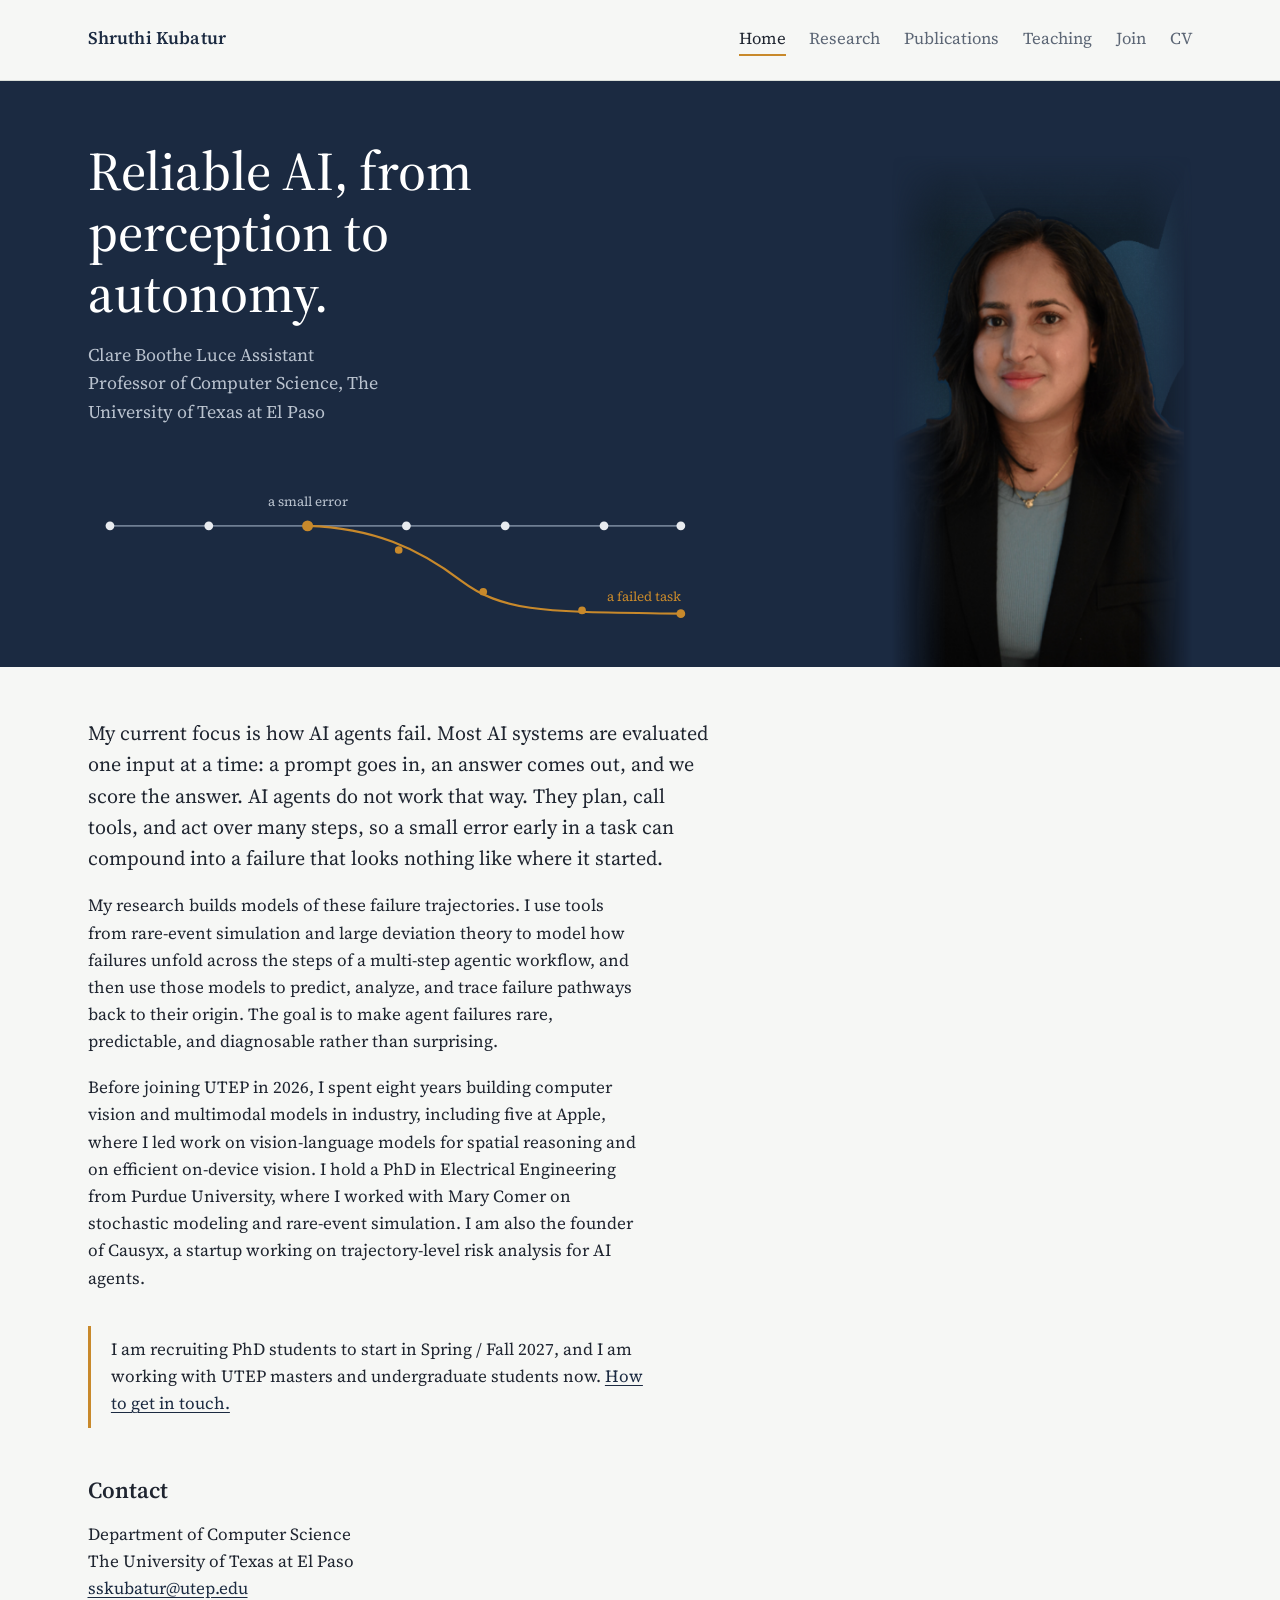
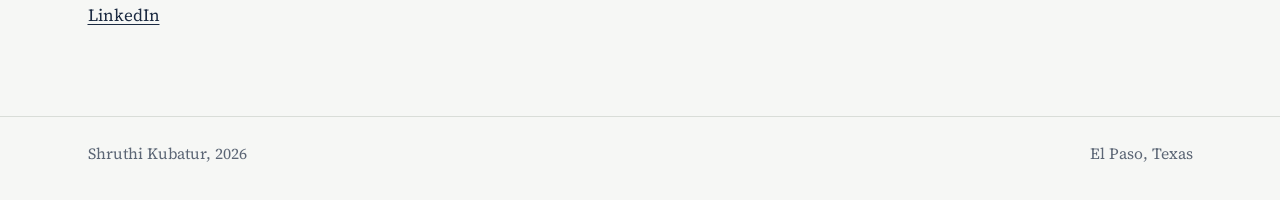
<file: index.html>
<!DOCTYPE html>
<html lang="en">
<head>
<meta charset="utf-8">
<meta name="viewport" content="width=device-width, initial-scale=1">
<title>Shruthi Kubatur</title>
<meta name="description" content="Shruthi Kubatur is an Assistant Professor of Computer Science at UTEP. She studies how AI agents fail.">
<link rel="preconnect" href="https://fonts.googleapis.com">
<link href="https://fonts.googleapis.com/css2?family=Source+Serif+4:opsz,wght@8..60,400;8..60,500;8..60,600&display=swap" rel="stylesheet">
<link rel="stylesheet" href="style.css">
</head>
<body>

<header>
  <div class="wrap">
    <a class="brand" href="index.html">Shruthi Kubatur</a>
    <nav>
      <a href="index.html" aria-current="page">Home</a>
      <a href="research.html">Research</a>
      <a href="publications.html">Publications</a>
      <a href="teaching.html">Teaching</a>
      <a href="join.html">Join</a>
      <a href="assets/cv.pdf">CV</a>
    </nav>
  </div>
</header>

<section class="hero">
  <div class="wrap">
    <div>
      <h1>Reliable AI, from perception to autonomy.</h1>
      <p class="role">Clare Boothe Luce Assistant Professor of Computer Science, The University of Texas at El Paso</p>
      <svg class="trajectory" viewBox="0 0 560 150" role="img" aria-label="A sequence of agent steps along a line, with one step branching off into a diverging path">
        <!-- main trajectory -->
        <path d="M20 60 L540 60" stroke="#6F7E93" stroke-width="1.5" fill="none"/>
        <g fill="#E8EBEF">
          <circle cx="20" cy="60" r="4"/>
          <circle cx="110" cy="60" r="4"/>
          <circle cx="200" cy="60" r="4"/>
          <circle cx="290" cy="60" r="4"/>
          <circle cx="380" cy="60" r="4"/>
          <circle cx="470" cy="60" r="4"/>
          <circle cx="540" cy="60" r="4"/>
        </g>
        <!-- diverging failure branch -->
        <path class="branch" d="M200 60 C 260 62, 300 80, 340 110 S 420 138, 540 140" stroke="#C8892B" stroke-width="2" fill="none" stroke-linecap="round"/>
        <g fill="#C8892B">
          <circle cx="200" cy="60" r="5"/>
          <circle cx="283" cy="82" r="3.5"/>
          <circle cx="360" cy="120" r="3.5"/>
          <circle cx="450" cy="137" r="3.5"/>
          <circle cx="540" cy="140" r="4"/>
        </g>
        <text x="200" y="42" fill="#B9C2CE" font-size="12" font-family="inherit" text-anchor="middle">a small error</text>
        <text x="540" y="128" fill="#C8892B" font-size="12" font-family="inherit" text-anchor="end">a failed task</text>
      </svg>
    </div>
    <figure>
      <img src="assets/photo.png" alt="Shruthi Kubatur">
    </figure>
  </div>
</section>

<main>
  <div class="wrap">
    <p class="lede">My current focus is how AI agents fail. Most AI systems are evaluated one input at a time: a prompt goes in, an answer comes out, and we score the answer. AI agents do not work that way. They plan, call tools, and act over many steps, so a small error early in a task can compound into a failure that looks nothing like where it started.</p>

    <p>My research builds models of these failure trajectories. I use tools from rare-event simulation and large deviation theory to model how failures unfold across the steps of a multi-step agentic workflow, and then use those models to predict, analyze, and trace failure pathways back to their origin. The goal is to make agent failures rare, predictable, and diagnosable rather than surprising.</p>

    <p>Before joining UTEP in 2026, I spent eight years building computer vision and multimodal models in industry, including five at Apple, where I led work on vision-language models for spatial reasoning and on efficient on-device vision. I hold a PhD in Electrical Engineering from Purdue University, where I worked with Mary Comer on stochastic modeling and rare-event simulation. I am also the founder of Causyx, a startup working on trajectory-level risk analysis for AI agents.</p>

    <div class="note">
      <p>I am recruiting PhD students to start in Spring / Fall 2027, and I am working with UTEP masters and undergraduate students now. <a href="join.html">How to get in touch.</a></p>
    </div>

    <h2>Contact</h2>
    <p>Department of Computer Science<br>The University of Texas at El Paso<br><a href="mailto:sskubatur@utep.edu">sskubatur@utep.edu</a><br><a href="https://www.linkedin.com/in/shruthi-kubatur">LinkedIn</a></p>
  </div>
</main>

<footer>
  <div class="wrap">
    <span>Shruthi Kubatur, 2026</span>
    <span>El Paso, Texas</span>
  </div>
</footer>

</body>
</html>
</file>
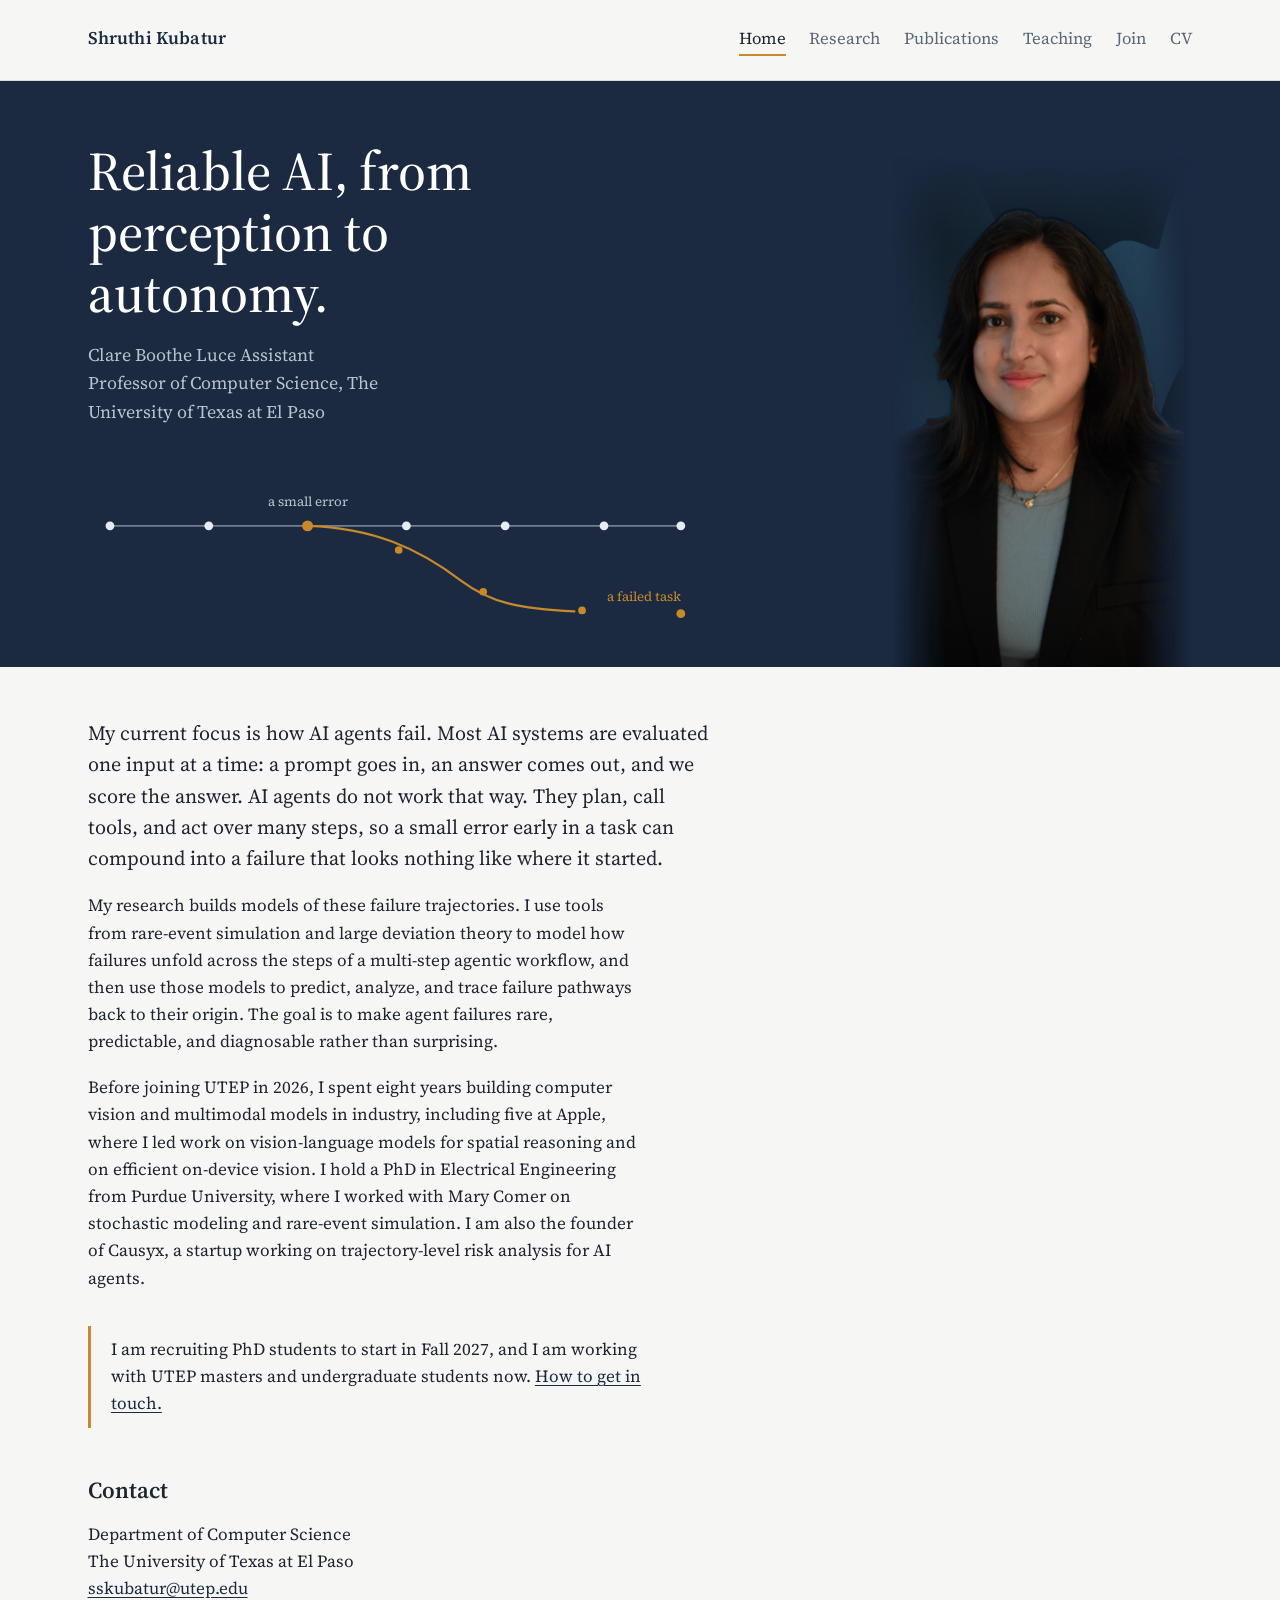
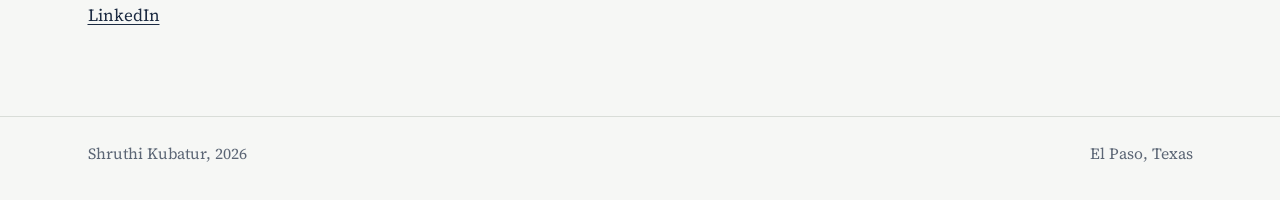
<file: faculty-site/index.html>
<!DOCTYPE html>
<html lang="en">
<head>
<meta charset="utf-8">
<meta name="viewport" content="width=device-width, initial-scale=1">
<title>Shruthi Kubatur</title>
<meta name="description" content="Shruthi Kubatur is an Assistant Professor of Computer Science at UTEP. She studies how AI agents fail.">
<link rel="preconnect" href="https://fonts.googleapis.com">
<link href="https://fonts.googleapis.com/css2?family=Source+Serif+4:opsz,wght@8..60,400;8..60,500;8..60,600&display=swap" rel="stylesheet">
<link rel="stylesheet" href="style.css">
</head>
<body>

<header>
  <div class="wrap">
    <a class="brand" href="index.html">Shruthi Kubatur</a>
    <nav>
      <a href="index.html" aria-current="page">Home</a>
      <a href="research.html">Research</a>
      <a href="publications.html">Publications</a>
      <a href="teaching.html">Teaching</a>
      <a href="join.html">Join</a>
      <a href="assets/cv.pdf">CV</a>
    </nav>
  </div>
</header>

<section class="hero">
  <div class="wrap">
    <div>
      <h1>Reliable AI, from perception to autonomy.</h1>
      <p class="role">Clare Boothe Luce Assistant Professor of Computer Science, The University of Texas at El Paso</p>
      <svg class="trajectory" viewBox="0 0 560 150" role="img" aria-label="A sequence of agent steps along a line, with one step branching off into a diverging path">
        <!-- main trajectory -->
        <path d="M20 60 L540 60" stroke="#6F7E93" stroke-width="1.5" fill="none"/>
        <g fill="#E8EBEF">
          <circle cx="20" cy="60" r="4"/>
          <circle cx="110" cy="60" r="4"/>
          <circle cx="200" cy="60" r="4"/>
          <circle cx="290" cy="60" r="4"/>
          <circle cx="380" cy="60" r="4"/>
          <circle cx="470" cy="60" r="4"/>
          <circle cx="540" cy="60" r="4"/>
        </g>
        <!-- diverging failure branch -->
        <path class="branch" d="M200 60 C 260 62, 300 80, 340 110 S 420 138, 540 140" stroke="#C8892B" stroke-width="2" fill="none" stroke-linecap="round"/>
        <g fill="#C8892B">
          <circle cx="200" cy="60" r="5"/>
          <circle cx="283" cy="82" r="3.5"/>
          <circle cx="360" cy="120" r="3.5"/>
          <circle cx="450" cy="137" r="3.5"/>
          <circle cx="540" cy="140" r="4"/>
        </g>
        <text x="200" y="42" fill="#B9C2CE" font-size="12" font-family="inherit" text-anchor="middle">a small error</text>
        <text x="540" y="128" fill="#C8892B" font-size="12" font-family="inherit" text-anchor="end">a failed task</text>
      </svg>
    </div>
    <figure>
      <img src="assets/photo.png" alt="Shruthi Kubatur">
    </figure>
  </div>
</section>

<main>
  <div class="wrap">
    <p class="lede">My current focus is how AI agents fail. Most AI systems are evaluated one input at a time: a prompt goes in, an answer comes out, and we score the answer. AI agents do not work that way. They plan, call tools, and act over many steps, so a small error early in a task can compound into a failure that looks nothing like where it started.</p>

    <p>My research builds models of these failure trajectories. I use tools from rare-event simulation and large deviation theory to model how failures unfold across the steps of a multi-step agentic workflow, and then use those models to predict, analyze, and trace failure pathways back to their origin. The goal is to make agent failures rare, predictable, and diagnosable rather than surprising.</p>

    <p>Before joining UTEP in 2026, I spent eight years building computer vision and multimodal models in industry, including five at Apple, where I led work on vision-language models for spatial reasoning and on efficient on-device vision. I hold a PhD in Electrical Engineering from Purdue University, where I worked with Mary Comer on stochastic modeling and rare-event simulation. I am also the founder of Causyx, a startup working on trajectory-level risk analysis for AI agents.</p>

    <div class="note">
      <p>I am recruiting PhD students to start in Fall 2027, and I am working with UTEP masters and undergraduate students now. <a href="join.html">How to get in touch.</a></p>
    </div>

    <h2>Contact</h2>
    <p>Department of Computer Science<br>The University of Texas at El Paso<br><a href="mailto:sskubatur@utep.edu">sskubatur@utep.edu</a><br><a href="https://www.linkedin.com/in/shruthi-kubatur">LinkedIn</a></p>
  </div>
</main>

<footer>
  <div class="wrap">
    <span>Shruthi Kubatur, 2026</span>
    <span>El Paso, Texas</span>
  </div>
</footer>

</body>
</html>
</file>
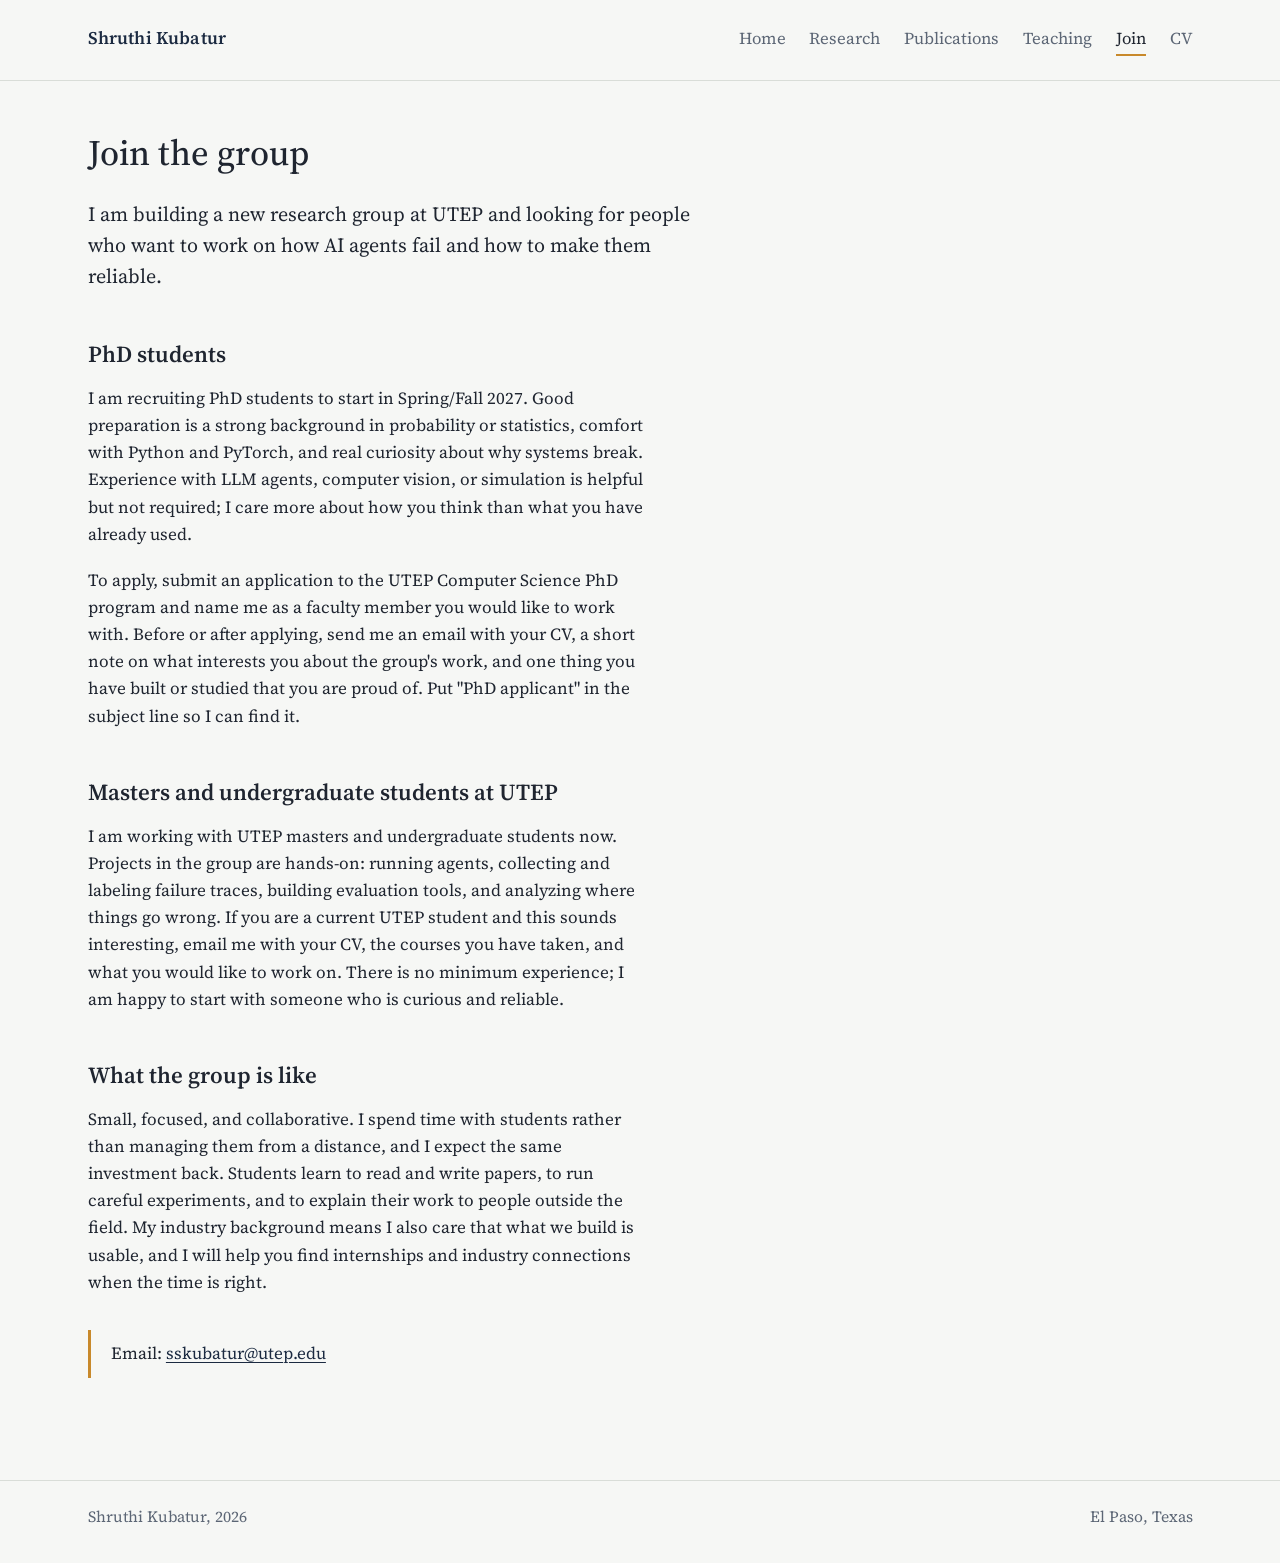
<file: join.html>
<!DOCTYPE html>
<html lang="en">
<head>
<meta charset="utf-8">
<meta name="viewport" content="width=device-width, initial-scale=1">
<title>Join | Shruthi Kubatur</title>
<link rel="preconnect" href="https://fonts.googleapis.com">
<link href="https://fonts.googleapis.com/css2?family=Source+Serif+4:opsz,wght@8..60,400;8..60,500;8..60,600&display=swap" rel="stylesheet">
<link rel="stylesheet" href="style.css">
</head>
<body>

<header>
  <div class="wrap">
    <a class="brand" href="index.html">Shruthi Kubatur</a>
    <nav>
      <a href="index.html">Home</a>
      <a href="research.html">Research</a>
      <a href="publications.html">Publications</a>
      <a href="teaching.html">Teaching</a>
      <a href="join.html" aria-current="page">Join</a>
      <a href="assets/cv.pdf">CV</a>
    </nav>
  </div>
</header>

<main>
  <div class="wrap">
    <h1>Join the group</h1>

    <p class="lede">I am building a new research group at UTEP and looking for people who want to work on how AI agents fail and how to make them reliable.</p>

    <h2>PhD students</h2>
    <p>I am recruiting PhD students to start in Spring/Fall 2027. Good preparation is a strong background in probability or statistics, comfort with Python and PyTorch, and real curiosity about why systems break. Experience with LLM agents, computer vision, or simulation is helpful but not required; I care more about how you think than what you have already used.</p>
    <p>To apply, submit an application to the UTEP Computer Science PhD program and name me as a faculty member you would like to work with. Before or after applying, send me an email with your CV, a short note on what interests you about the group's work, and one thing you have built or studied that you are proud of. Put "PhD applicant" in the subject line so I can find it.</p>

    <h2>Masters and undergraduate students at UTEP</h2>
    <p>I am working with UTEP masters and undergraduate students now. Projects in the group are hands-on: running agents, collecting and labeling failure traces, building evaluation tools, and analyzing where things go wrong. If you are a current UTEP student and this sounds interesting, email me with your CV, the courses you have taken, and what you would like to work on. There is no minimum experience; I am happy to start with someone who is curious and reliable.</p>

    <h2>What the group is like</h2>
    <p>Small, focused, and collaborative. I spend time with students rather than managing them from a distance, and I expect the same investment back. Students learn to read and write papers, to run careful experiments, and to explain their work to people outside the field. My industry background means I also care that what we build is usable, and I will help you find internships and industry connections when the time is right.</p>

    <div class="note">
      <p>Email: <a href="mailto:sskubatur@utep.edu">sskubatur@utep.edu</a></p>
    </div>
  </div>
</main>

<footer>
  <div class="wrap">
    <span>Shruthi Kubatur, 2026</span>
    <span>El Paso, Texas</span>
  </div>
</footer>

</body>
</html>
</file>
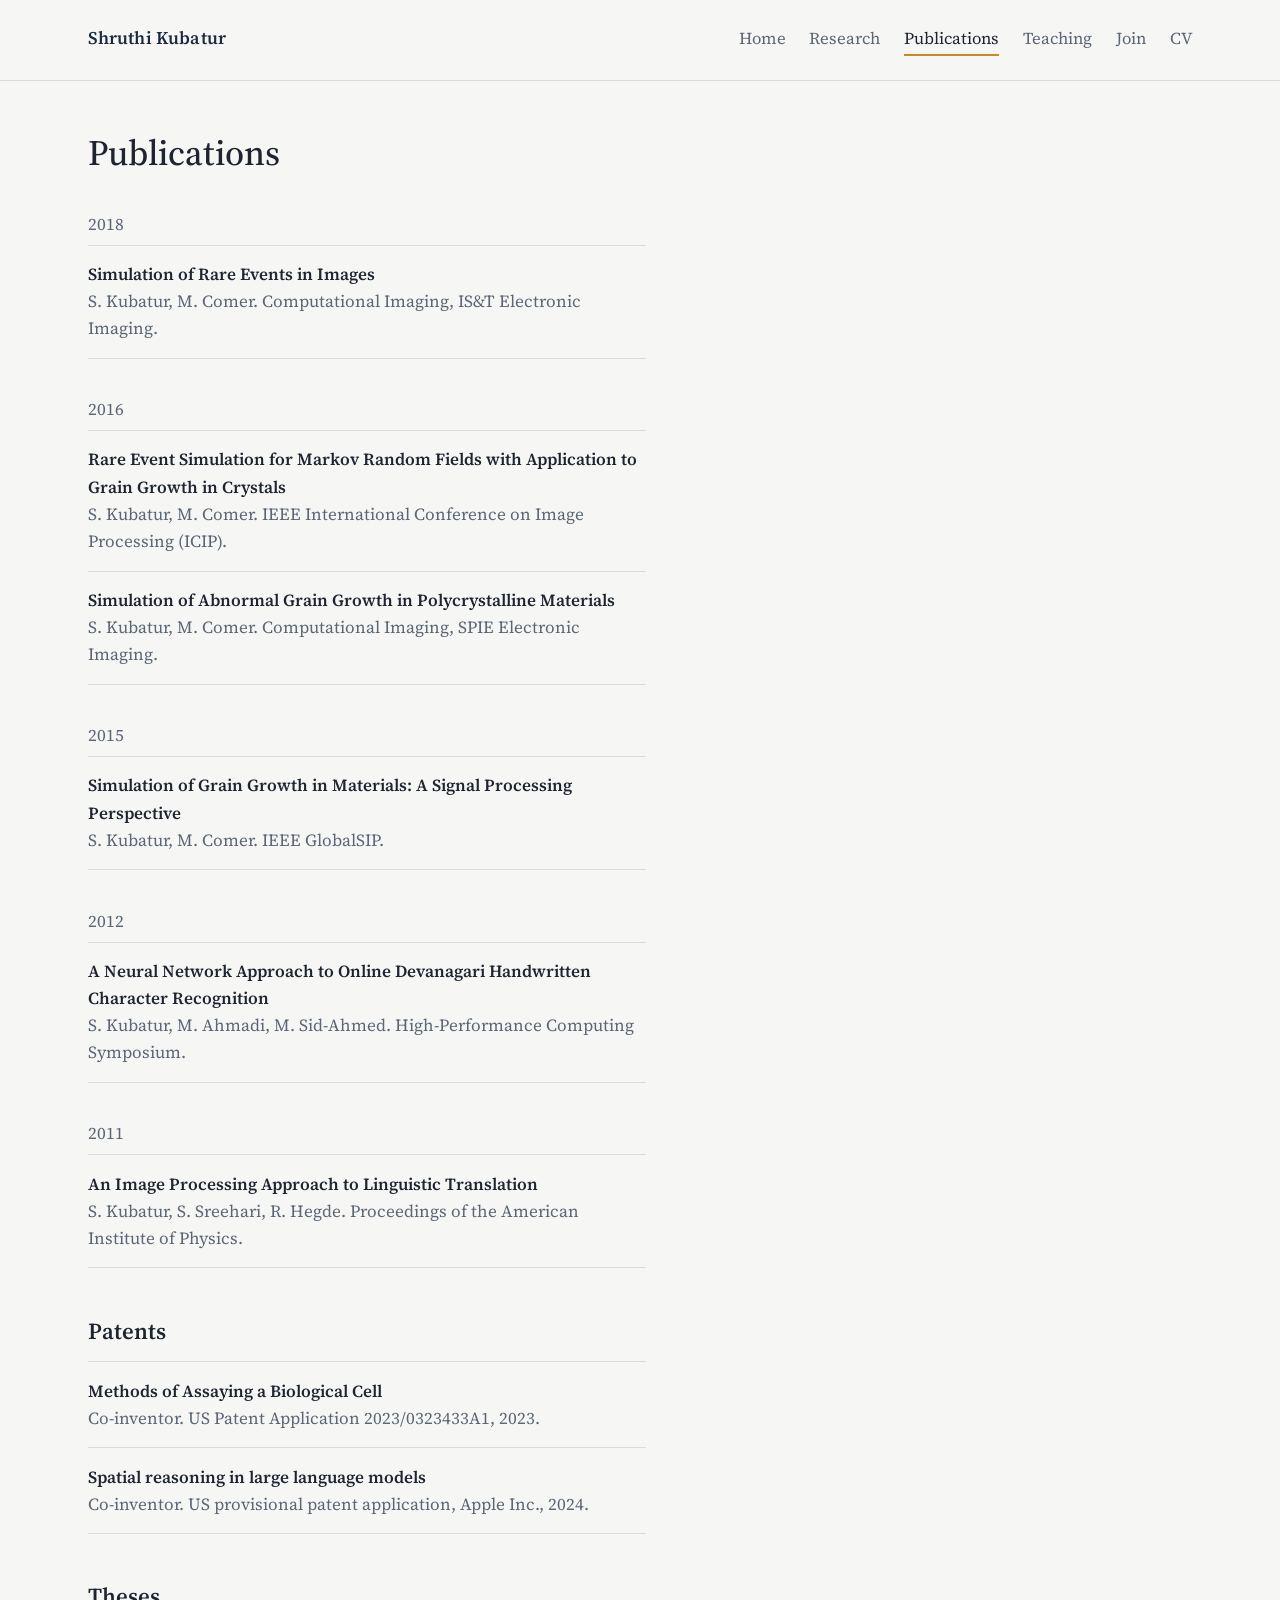
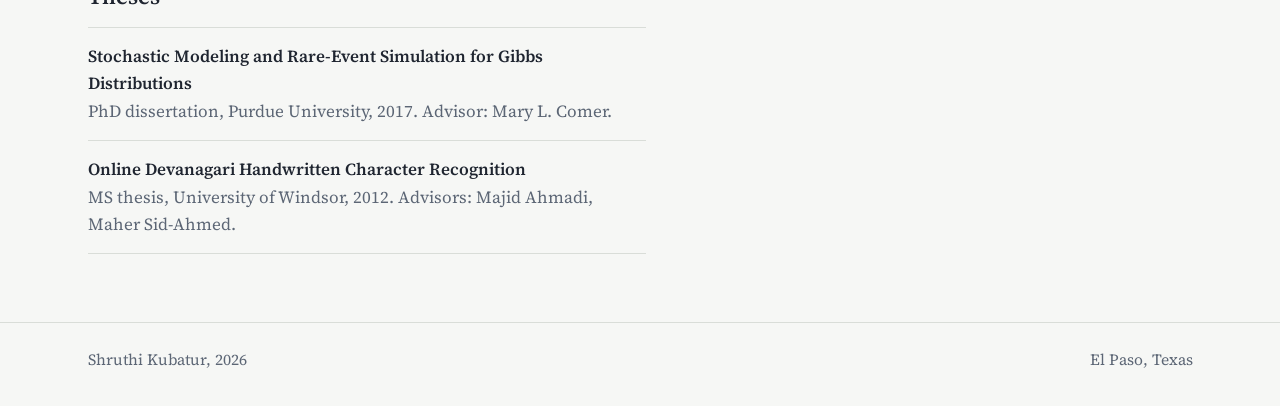
<file: publications.html>
<!DOCTYPE html>
<html lang="en">
<head>
<meta charset="utf-8">
<meta name="viewport" content="width=device-width, initial-scale=1">
<title>Publications | Shruthi Kubatur</title>
<link rel="preconnect" href="https://fonts.googleapis.com">
<link href="https://fonts.googleapis.com/css2?family=Source+Serif+4:opsz,wght@8..60,400;8..60,500;8..60,600&display=swap" rel="stylesheet">
<link rel="stylesheet" href="style.css">
</head>
<body>

<header>
  <div class="wrap">
    <a class="brand" href="index.html">Shruthi Kubatur</a>
    <nav>
      <a href="index.html">Home</a>
      <a href="research.html">Research</a>
      <a href="publications.html" aria-current="page">Publications</a>
      <a href="teaching.html">Teaching</a>
      <a href="join.html">Join</a>
      <a href="assets/cv.pdf">CV</a>
    </nav>
  </div>
</header>

<main>
  <div class="wrap">
    <h1>Publications</h1>

    <p class="year-head">2018</p>
    <ul class="pubs">
      <li><span class="title">Simulation of Rare Events in Images</span><span class="venue">S. Kubatur, M. Comer. Computational Imaging, IS&amp;T Electronic Imaging.</span></li>
    </ul>

    <p class="year-head">2016</p>
    <ul class="pubs">
      <li><span class="title">Rare Event Simulation for Markov Random Fields with Application to Grain Growth in Crystals</span><span class="venue">S. Kubatur, M. Comer. IEEE International Conference on Image Processing (ICIP).</span></li>
      <li><span class="title">Simulation of Abnormal Grain Growth in Polycrystalline Materials</span><span class="venue">S. Kubatur, M. Comer. Computational Imaging, SPIE Electronic Imaging.</span></li>
    </ul>

    <p class="year-head">2015</p>
    <ul class="pubs">
      <li><span class="title">Simulation of Grain Growth in Materials: A Signal Processing Perspective</span><span class="venue">S. Kubatur, M. Comer. IEEE GlobalSIP.</span></li>
    </ul>

    <p class="year-head">2012</p>
    <ul class="pubs">
      <li><span class="title">A Neural Network Approach to Online Devanagari Handwritten Character Recognition</span><span class="venue">S. Kubatur, M. Ahmadi, M. Sid-Ahmed. High-Performance Computing Symposium.</span></li>
    </ul>

    <p class="year-head">2011</p>
    <ul class="pubs">
      <li><span class="title">An Image Processing Approach to Linguistic Translation</span><span class="venue">S. Kubatur, S. Sreehari, R. Hegde. Proceedings of the American Institute of Physics.</span></li>
    </ul>

    <h2>Patents</h2>
    <ul class="pubs">
      <li><span class="title">Methods of Assaying a Biological Cell</span><span class="venue">Co-inventor. US Patent Application 2023/0323433A1, 2023.</span></li>
      <li><span class="title">Spatial reasoning in large language models</span><span class="venue">Co-inventor. US provisional patent application, Apple Inc., 2024.</span></li>
    </ul>

    <h2>Theses</h2>
    <ul class="pubs">
      <li><span class="title">Stochastic Modeling and Rare-Event Simulation for Gibbs Distributions</span><span class="venue">PhD dissertation, Purdue University, 2017. Advisor: Mary L. Comer.</span></li>
      <li><span class="title">Online Devanagari Handwritten Character Recognition</span><span class="venue">MS thesis, University of Windsor, 2012. Advisors: Majid Ahmadi, Maher Sid-Ahmed.</span></li>
    </ul>
  </div>
</main>

<footer>
  <div class="wrap">
    <span>Shruthi Kubatur, 2026</span>
    <span>El Paso, Texas</span>
  </div>
</footer>

</body>
</html>
</file>
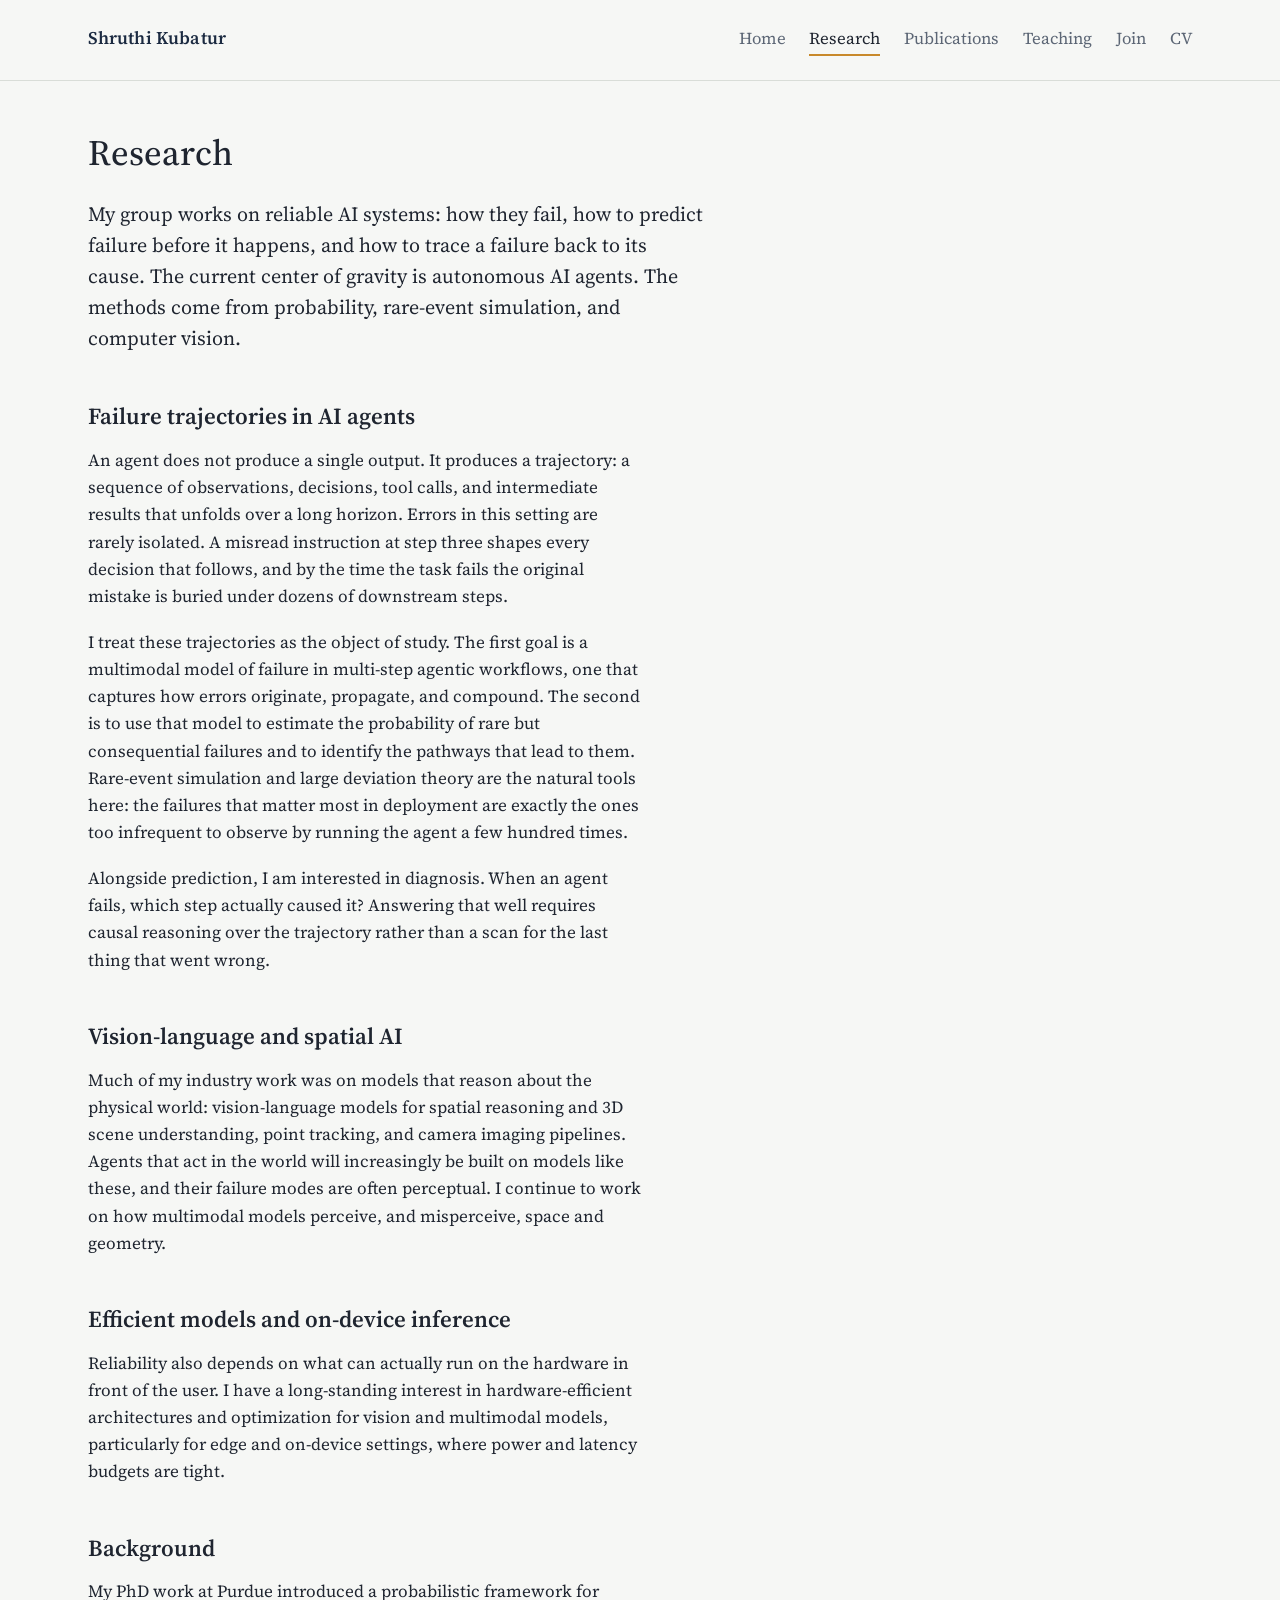
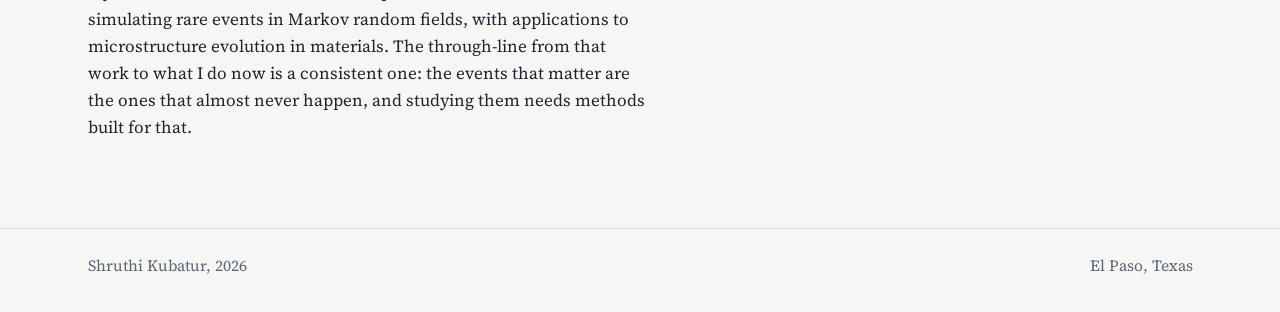
<file: research.html>
<!DOCTYPE html>
<html lang="en">
<head>
<meta charset="utf-8">
<meta name="viewport" content="width=device-width, initial-scale=1">
<title>Research | Shruthi Kubatur</title>
<link rel="preconnect" href="https://fonts.googleapis.com">
<link href="https://fonts.googleapis.com/css2?family=Source+Serif+4:opsz,wght@8..60,400;8..60,500;8..60,600&display=swap" rel="stylesheet">
<link rel="stylesheet" href="style.css">
</head>
<body>

<header>
  <div class="wrap">
    <a class="brand" href="index.html">Shruthi Kubatur</a>
    <nav>
      <a href="index.html">Home</a>
      <a href="research.html" aria-current="page">Research</a>
      <a href="publications.html">Publications</a>
      <a href="teaching.html">Teaching</a>
      <a href="join.html">Join</a>
      <a href="assets/cv.pdf">CV</a>
    </nav>
  </div>
</header>

<main>
  <div class="wrap">
    <h1>Research</h1>

    <p class="lede">My group works on reliable AI systems: how they fail, how to predict failure before it happens, and how to trace a failure back to its cause. The current center of gravity is autonomous AI agents. The methods come from probability, rare-event simulation, and computer vision.</p>

    <h2>Failure trajectories in AI agents</h2>
    <p>An agent does not produce a single output. It produces a trajectory: a sequence of observations, decisions, tool calls, and intermediate results that unfolds over a long horizon. Errors in this setting are rarely isolated. A misread instruction at step three shapes every decision that follows, and by the time the task fails the original mistake is buried under dozens of downstream steps.</p>
    <p>I treat these trajectories as the object of study. The first goal is a multimodal model of failure in multi-step agentic workflows, one that captures how errors originate, propagate, and compound. The second is to use that model to estimate the probability of rare but consequential failures and to identify the pathways that lead to them. Rare-event simulation and large deviation theory are the natural tools here: the failures that matter most in deployment are exactly the ones too infrequent to observe by running the agent a few hundred times.</p>
    <p>Alongside prediction, I am interested in diagnosis. When an agent fails, which step actually caused it? Answering that well requires causal reasoning over the trajectory rather than a scan for the last thing that went wrong.</p>

    <h2>Vision-language and spatial AI</h2>
    <p>Much of my industry work was on models that reason about the physical world: vision-language models for spatial reasoning and 3D scene understanding, point tracking, and camera imaging pipelines. Agents that act in the world will increasingly be built on models like these, and their failure modes are often perceptual. I continue to work on how multimodal models perceive, and misperceive, space and geometry.</p>

    <h2>Efficient models and on-device inference</h2>
    <p>Reliability also depends on what can actually run on the hardware in front of the user. I have a long-standing interest in hardware-efficient architectures and optimization for vision and multimodal models, particularly for edge and on-device settings, where power and latency budgets are tight.</p>

    <h2>Background</h2>
    <p>My PhD work at Purdue introduced a probabilistic framework for simulating rare events in Markov random fields, with applications to microstructure evolution in materials. The through-line from that work to what I do now is a consistent one: the events that matter are the ones that almost never happen, and studying them needs methods built for that.</p>
  </div>
</main>

<footer>
  <div class="wrap">
    <span>Shruthi Kubatur, 2026</span>
    <span>El Paso, Texas</span>
  </div>
</footer>

</body>
</html>
</file>
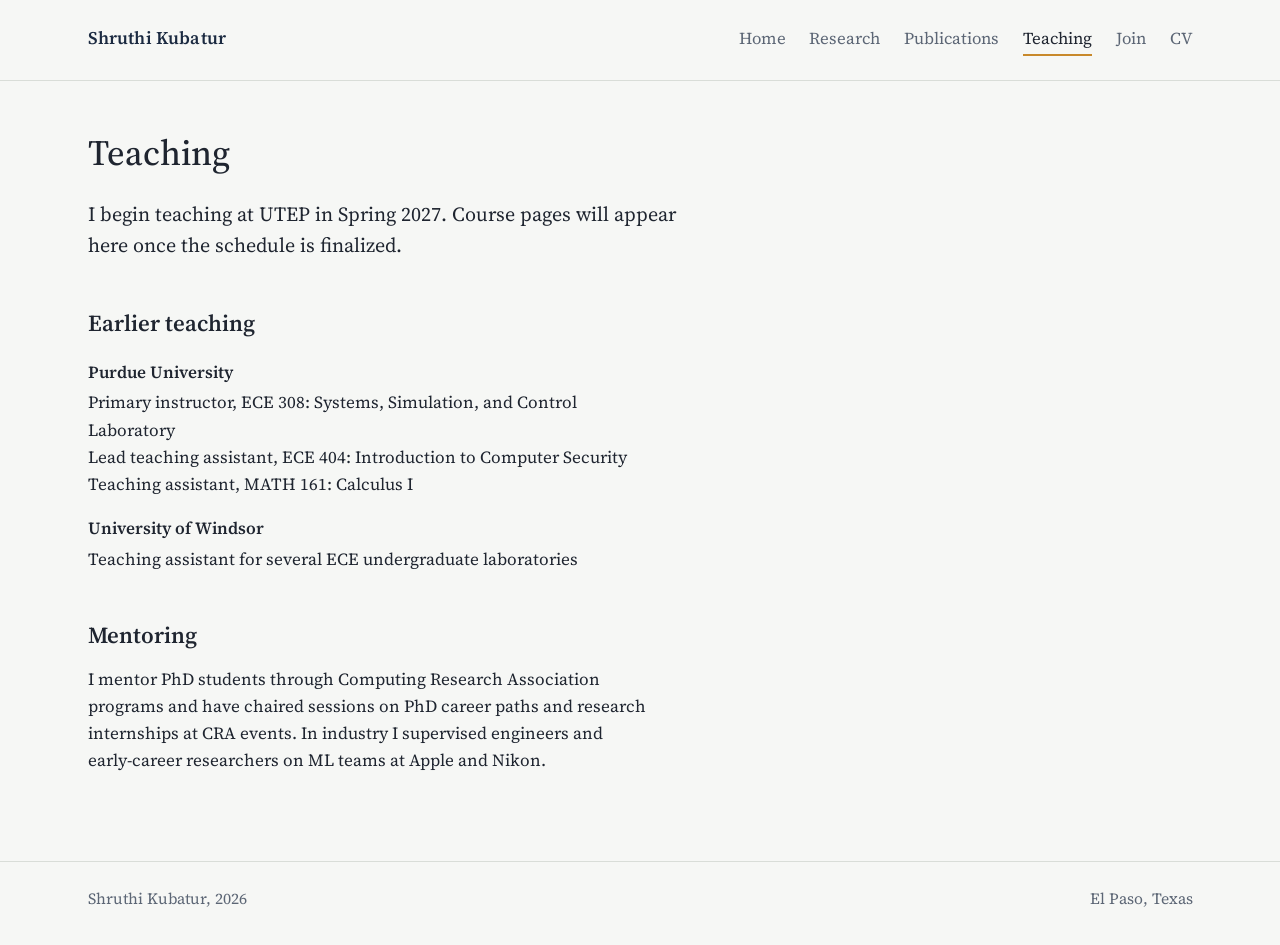
<file: teaching.html>
<!DOCTYPE html>
<html lang="en">
<head>
<meta charset="utf-8">
<meta name="viewport" content="width=device-width, initial-scale=1">
<title>Teaching | Shruthi Kubatur</title>
<link rel="preconnect" href="https://fonts.googleapis.com">
<link href="https://fonts.googleapis.com/css2?family=Source+Serif+4:opsz,wght@8..60,400;8..60,500;8..60,600&display=swap" rel="stylesheet">
<link rel="stylesheet" href="style.css">
</head>
<body>

<header>
  <div class="wrap">
    <a class="brand" href="index.html">Shruthi Kubatur</a>
    <nav>
      <a href="index.html">Home</a>
      <a href="research.html">Research</a>
      <a href="publications.html">Publications</a>
      <a href="teaching.html" aria-current="page">Teaching</a>
      <a href="join.html">Join</a>
      <a href="assets/cv.pdf">CV</a>
    </nav>
  </div>
</header>

<main>
  <div class="wrap">
    <h1>Teaching</h1>

    <p class="lede">I begin teaching at UTEP in Spring 2027. Course pages will appear here once the schedule is finalized.</p>

    <h2>Earlier teaching</h2>
    <dl>
      <dt>Purdue University</dt>
      <dd>Primary instructor, ECE 308: Systems, Simulation, and Control Laboratory<br>Lead teaching assistant, ECE 404: Introduction to Computer Security<br>Teaching assistant, MATH 161: Calculus I</dd>
      <dt>University of Windsor</dt>
      <dd>Teaching assistant for several ECE undergraduate laboratories</dd>
    </dl>

    <h2>Mentoring</h2>
    <p>I mentor PhD students through Computing Research Association programs and have chaired sessions on PhD career paths and research internships at CRA events. In industry I supervised engineers and early-career researchers on ML teams at Apple and Nikon.</p>
  </div>
</main>

<footer>
  <div class="wrap">
    <span>Shruthi Kubatur, 2026</span>
    <span>El Paso, Texas</span>
  </div>
</footer>

</body>
</html>
</file>
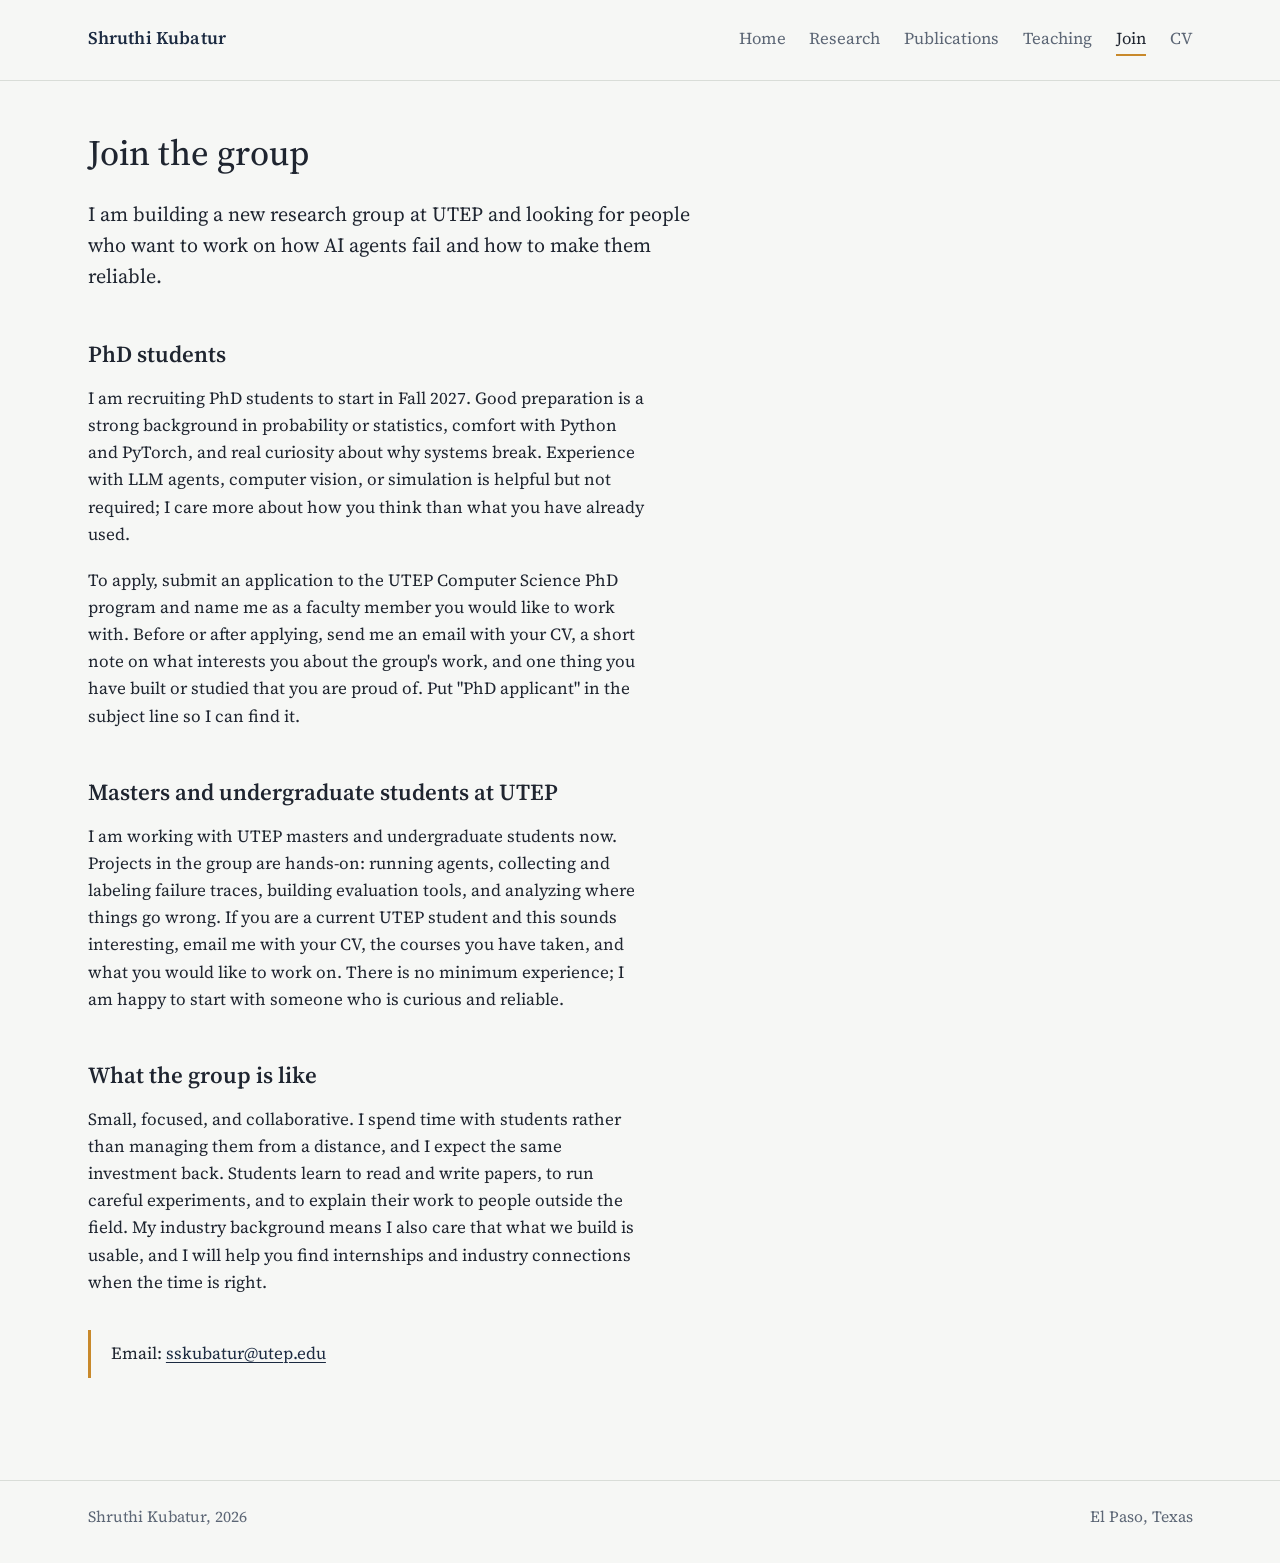
<file: faculty-site/join.html>
<!DOCTYPE html>
<html lang="en">
<head>
<meta charset="utf-8">
<meta name="viewport" content="width=device-width, initial-scale=1">
<title>Join | Shruthi Kubatur</title>
<link rel="preconnect" href="https://fonts.googleapis.com">
<link href="https://fonts.googleapis.com/css2?family=Source+Serif+4:opsz,wght@8..60,400;8..60,500;8..60,600&display=swap" rel="stylesheet">
<link rel="stylesheet" href="style.css">
</head>
<body>

<header>
  <div class="wrap">
    <a class="brand" href="index.html">Shruthi Kubatur</a>
    <nav>
      <a href="index.html">Home</a>
      <a href="research.html">Research</a>
      <a href="publications.html">Publications</a>
      <a href="teaching.html">Teaching</a>
      <a href="join.html" aria-current="page">Join</a>
      <a href="assets/cv.pdf">CV</a>
    </nav>
  </div>
</header>

<main>
  <div class="wrap">
    <h1>Join the group</h1>

    <p class="lede">I am building a new research group at UTEP and looking for people who want to work on how AI agents fail and how to make them reliable.</p>

    <h2>PhD students</h2>
    <p>I am recruiting PhD students to start in Fall 2027. Good preparation is a strong background in probability or statistics, comfort with Python and PyTorch, and real curiosity about why systems break. Experience with LLM agents, computer vision, or simulation is helpful but not required; I care more about how you think than what you have already used.</p>
    <p>To apply, submit an application to the UTEP Computer Science PhD program and name me as a faculty member you would like to work with. Before or after applying, send me an email with your CV, a short note on what interests you about the group's work, and one thing you have built or studied that you are proud of. Put "PhD applicant" in the subject line so I can find it.</p>

    <h2>Masters and undergraduate students at UTEP</h2>
    <p>I am working with UTEP masters and undergraduate students now. Projects in the group are hands-on: running agents, collecting and labeling failure traces, building evaluation tools, and analyzing where things go wrong. If you are a current UTEP student and this sounds interesting, email me with your CV, the courses you have taken, and what you would like to work on. There is no minimum experience; I am happy to start with someone who is curious and reliable.</p>

    <h2>What the group is like</h2>
    <p>Small, focused, and collaborative. I spend time with students rather than managing them from a distance, and I expect the same investment back. Students learn to read and write papers, to run careful experiments, and to explain their work to people outside the field. My industry background means I also care that what we build is usable, and I will help you find internships and industry connections when the time is right.</p>

    <div class="note">
      <p>Email: <a href="mailto:sskubatur@utep.edu">sskubatur@utep.edu</a></p>
    </div>
  </div>
</main>

<footer>
  <div class="wrap">
    <span>Shruthi Kubatur, 2026</span>
    <span>El Paso, Texas</span>
  </div>
</footer>

</body>
</html>
</file>
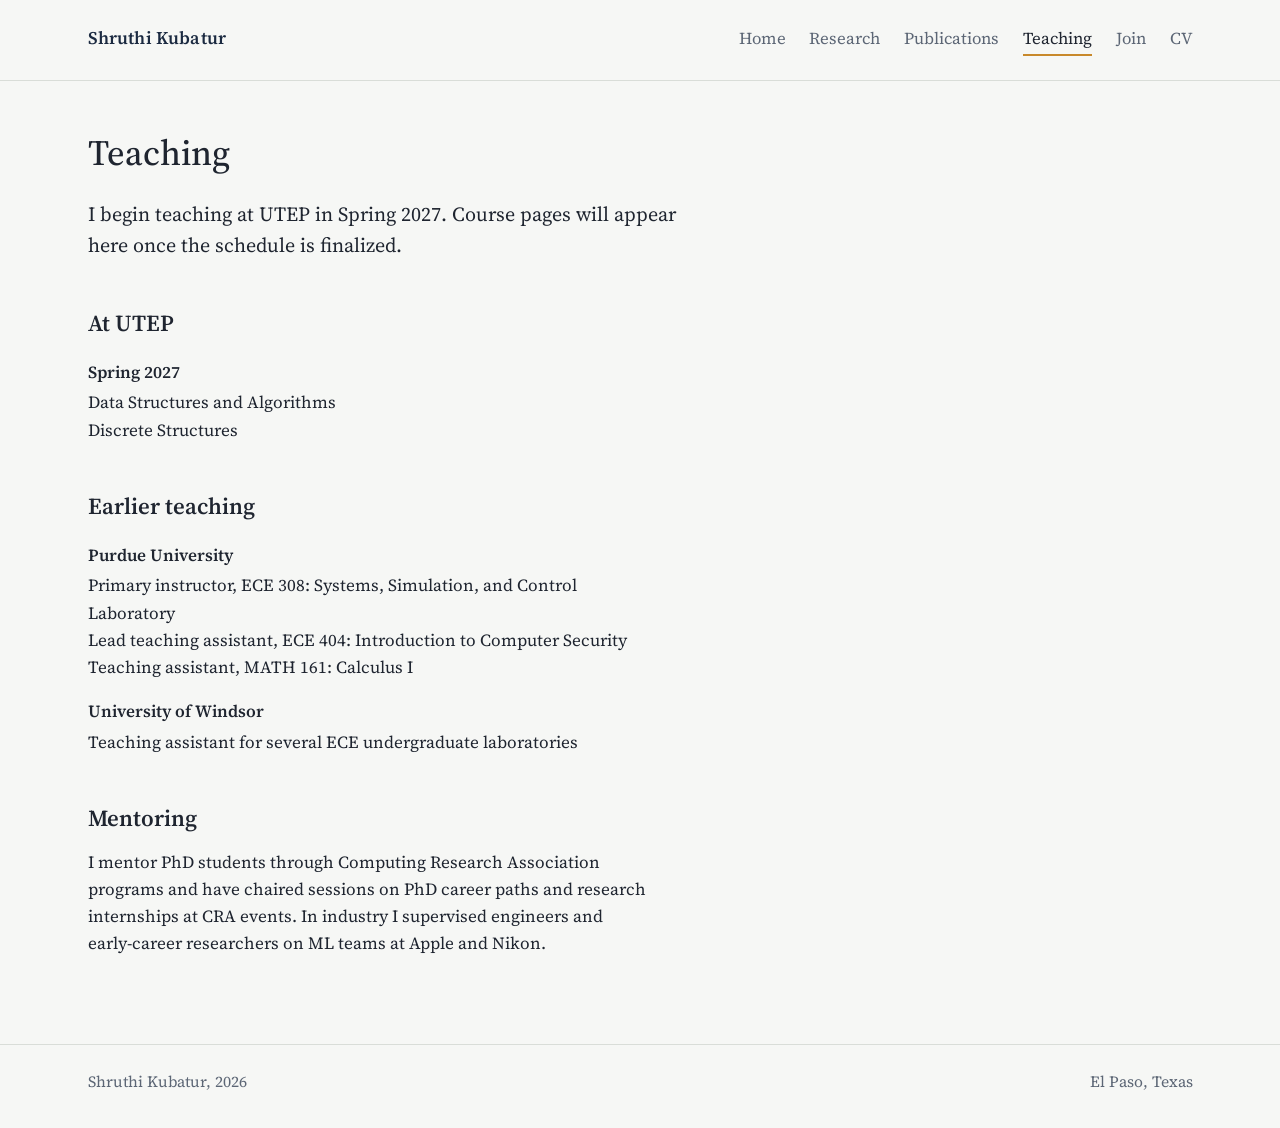
<file: faculty-site/teaching.html>
<!DOCTYPE html>
<html lang="en">
<head>
<meta charset="utf-8">
<meta name="viewport" content="width=device-width, initial-scale=1">
<title>Teaching | Shruthi Kubatur</title>
<link rel="preconnect" href="https://fonts.googleapis.com">
<link href="https://fonts.googleapis.com/css2?family=Source+Serif+4:opsz,wght@8..60,400;8..60,500;8..60,600&display=swap" rel="stylesheet">
<link rel="stylesheet" href="style.css">
</head>
<body>

<header>
  <div class="wrap">
    <a class="brand" href="index.html">Shruthi Kubatur</a>
    <nav>
      <a href="index.html">Home</a>
      <a href="research.html">Research</a>
      <a href="publications.html">Publications</a>
      <a href="teaching.html" aria-current="page">Teaching</a>
      <a href="join.html">Join</a>
      <a href="assets/cv.pdf">CV</a>
    </nav>
  </div>
</header>

<main>
  <div class="wrap">
    <h1>Teaching</h1>

    <p class="lede">I begin teaching at UTEP in Spring 2027. Course pages will appear here once the schedule is finalized.</p>

    <h2>At UTEP</h2>
    <dl>
      <dt>Spring 2027</dt>
      <dd>Data Structures and Algorithms<br>Discrete Structures</dd>
    </dl>

    <h2>Earlier teaching</h2>
    <dl>
      <dt>Purdue University</dt>
      <dd>Primary instructor, ECE 308: Systems, Simulation, and Control Laboratory<br>Lead teaching assistant, ECE 404: Introduction to Computer Security<br>Teaching assistant, MATH 161: Calculus I</dd>
      <dt>University of Windsor</dt>
      <dd>Teaching assistant for several ECE undergraduate laboratories</dd>
    </dl>

    <h2>Mentoring</h2>
    <p>I mentor PhD students through Computing Research Association programs and have chaired sessions on PhD career paths and research internships at CRA events. In industry I supervised engineers and early-career researchers on ML teams at Apple and Nikon.</p>
  </div>
</main>

<footer>
  <div class="wrap">
    <span>Shruthi Kubatur, 2026</span>
    <span>El Paso, Texas</span>
  </div>
</footer>

</body>
</html>
</file>
<file: style.css>
:root {
  --navy: #1B2A41;
  --paper: #F6F7F5;
  --ink: #1F2530;
  --slate: #5C6675;
  --line: #D9DDD8;
  --amber: #C8892B;
  --measure: 62ch;
}

* { box-sizing: border-box; }

html { font-size: 17px; }

body {
  margin: 0;
  font-family: "Source Serif 4", "Iowan Old Style", Georgia, serif;
  font-optical-sizing: auto;
  color: var(--ink);
  background: var(--paper);
  line-height: 1.6;
  -webkit-font-smoothing: antialiased;
}

a { color: var(--navy); text-decoration-thickness: 1px; text-underline-offset: 3px; }
a:hover { color: var(--amber); }
a:focus-visible { outline: 2px solid var(--amber); outline-offset: 3px; }

.wrap {
  max-width: 68rem;
  margin: 0 auto;
  padding: 0 1.5rem;
}

/* Header */
header {
  border-bottom: 1px solid var(--line);
}
header .wrap {
  display: flex;
  align-items: baseline;
  justify-content: space-between;
  gap: 2rem;
  padding-top: 1.4rem;
  padding-bottom: 1.4rem;
  flex-wrap: wrap;
}
.brand {
  font-weight: 600;
  font-size: 1.05rem;
  text-decoration: none;
  letter-spacing: 0.01em;
}
nav { display: flex; gap: 1.4rem; flex-wrap: wrap; }
nav a { text-decoration: none; color: var(--slate); font-size: 0.98rem; }
nav a[aria-current="page"] { color: var(--ink); border-bottom: 2px solid var(--amber); padding-bottom: 2px; }
nav a:hover { color: var(--ink); }

/* Hero (home only) */
.hero {
  background: var(--navy);
  color: #E8EBEF;
}
.hero .wrap {
  display: grid;
  grid-template-columns: 1.4fr 1fr;
  gap: 3rem;
  align-items: end;
  padding-top: 3.5rem;
}
.hero h1 {
  font-size: clamp(2rem, 4.5vw, 3.2rem);
  font-weight: 500;
  line-height: 1.12;
  margin: 0 0 1rem;
  color: #fff;
  max-width: 16ch;
}
.hero p.role {
  margin: 0 0 2rem;
  color: #B9C2CE;
  font-size: 1.05rem;
  max-width: 34ch;
}
.hero figure { margin: 0; align-self: end; justify-self: end; }
.hero img {
  display: block;
  width: 100%;
  max-width: 300px;
  height: auto;
  -webkit-mask-image: linear-gradient(to right, transparent, #000 18%, #000 82%, transparent),
                      linear-gradient(to bottom, transparent, #000 15%);
  mask-image: linear-gradient(to right, transparent, #000 18%, #000 82%, transparent),
              linear-gradient(to bottom, transparent, #000 15%);
  -webkit-mask-composite: source-in;
  mask-composite: intersect;
}
.trajectory { width: 100%; height: auto; display: block; margin-bottom: 2.5rem; }

/* Main content */
main .wrap { padding-top: 3rem; padding-bottom: 4rem; }
main h1 {
  font-size: 2.1rem;
  font-weight: 500;
  line-height: 1.15;
  margin: 0 0 1.5rem;
}
main h2 {
  font-size: 1.35rem;
  font-weight: 600;
  margin: 2.6rem 0 0.7rem;
}
main h2:first-child { margin-top: 0; }
main p, main li { max-width: var(--measure); }
main p { margin: 0 0 1.1rem; }

.lede { font-size: 1.18rem; line-height: 1.55; }

.note {
  border-left: 3px solid var(--amber);
  padding: 0.6rem 0 0.6rem 1.2rem;
  margin: 2rem 0;
  max-width: var(--measure);
}
.note p { margin: 0; }

.two-col {
  display: grid;
  grid-template-columns: 1fr 1fr;
  gap: 3rem;
}

/* Publication list */
.pubs { list-style: none; padding: 0; margin: 0; }
.pubs li { padding: 0.9rem 0; border-top: 1px solid var(--line); }
.pubs li:last-child { border-bottom: 1px solid var(--line); }
.pubs .title { display: block; font-weight: 600; }
.pubs .venue { color: var(--slate); }
.year-head { color: var(--slate); font-weight: 400; font-size: 1rem; margin: 2.2rem 0 0.4rem; }

/* Plain lists */
main ul.plain { padding-left: 1.1rem; }
main ul.plain li { margin-bottom: 0.5rem; }

dl { max-width: var(--measure); }
dt { font-weight: 600; margin-top: 1rem; }
dd { margin: 0.2rem 0 0; color: var(--ink); }

footer {
  border-top: 1px solid var(--line);
  color: var(--slate);
  font-size: 0.92rem;
}
footer .wrap { padding-top: 1.4rem; padding-bottom: 2rem; display: flex; justify-content: space-between; flex-wrap: wrap; gap: 1rem; }

@media (max-width: 720px) {
  html { font-size: 16px; }
  .hero .wrap { grid-template-columns: 1fr; gap: 1.5rem; }
  .hero figure { justify-self: start; }
  .hero img { max-width: 220px; }
  .two-col { grid-template-columns: 1fr; gap: 1.5rem; }
}

@media (prefers-reduced-motion: no-preference) {
  .trajectory .branch { stroke-dasharray: 700; stroke-dashoffset: 700; animation: draw 1.2s ease-out 0.4s forwards; }
  @keyframes draw { to { stroke-dashoffset: 0; } }
}
</file>
<file: faculty-site/style.css>
:root {
  --navy: #1B2A41;
  --paper: #F6F7F5;
  --ink: #1F2530;
  --slate: #5C6675;
  --line: #D9DDD8;
  --amber: #C8892B;
  --measure: 62ch;
}

* { box-sizing: border-box; }

html { font-size: 17px; }

body {
  margin: 0;
  font-family: "Source Serif 4", "Iowan Old Style", Georgia, serif;
  font-optical-sizing: auto;
  color: var(--ink);
  background: var(--paper);
  line-height: 1.6;
  -webkit-font-smoothing: antialiased;
}

a { color: var(--navy); text-decoration-thickness: 1px; text-underline-offset: 3px; }
a:hover { color: var(--amber); }
a:focus-visible { outline: 2px solid var(--amber); outline-offset: 3px; }

.wrap {
  max-width: 68rem;
  margin: 0 auto;
  padding: 0 1.5rem;
}

/* Header */
header {
  border-bottom: 1px solid var(--line);
}
header .wrap {
  display: flex;
  align-items: baseline;
  justify-content: space-between;
  gap: 2rem;
  padding-top: 1.4rem;
  padding-bottom: 1.4rem;
  flex-wrap: wrap;
}
.brand {
  font-weight: 600;
  font-size: 1.05rem;
  text-decoration: none;
  letter-spacing: 0.01em;
}
nav { display: flex; gap: 1.4rem; flex-wrap: wrap; }
nav a { text-decoration: none; color: var(--slate); font-size: 0.98rem; }
nav a[aria-current="page"] { color: var(--ink); border-bottom: 2px solid var(--amber); padding-bottom: 2px; }
nav a:hover { color: var(--ink); }

/* Hero (home only) */
.hero {
  background: var(--navy);
  color: #E8EBEF;
}
.hero .wrap {
  display: grid;
  grid-template-columns: 1.4fr 1fr;
  gap: 3rem;
  align-items: end;
  padding-top: 3.5rem;
}
.hero h1 {
  font-size: clamp(2rem, 4.5vw, 3.2rem);
  font-weight: 500;
  line-height: 1.12;
  margin: 0 0 1rem;
  color: #fff;
  max-width: 16ch;
}
.hero p.role {
  margin: 0 0 2rem;
  color: #B9C2CE;
  font-size: 1.05rem;
  max-width: 34ch;
}
.hero figure { margin: 0; align-self: end; justify-self: end; }
.hero img {
  display: block;
  width: 100%;
  max-width: 300px;
  height: auto;
  -webkit-mask-image: linear-gradient(to right, transparent, #000 18%, #000 82%, transparent),
                      linear-gradient(to bottom, transparent, #000 15%);
  mask-image: linear-gradient(to right, transparent, #000 18%, #000 82%, transparent),
              linear-gradient(to bottom, transparent, #000 15%);
  -webkit-mask-composite: source-in;
  mask-composite: intersect;
}
.trajectory { width: 100%; height: auto; display: block; margin-bottom: 2.5rem; }

/* Main content */
main .wrap { padding-top: 3rem; padding-bottom: 4rem; }
main h1 {
  font-size: 2.1rem;
  font-weight: 500;
  line-height: 1.15;
  margin: 0 0 1.5rem;
}
main h2 {
  font-size: 1.35rem;
  font-weight: 600;
  margin: 2.6rem 0 0.7rem;
}
main h2:first-child { margin-top: 0; }
main p, main li { max-width: var(--measure); }
main p { margin: 0 0 1.1rem; }

.lede { font-size: 1.18rem; line-height: 1.55; }

.note {
  border-left: 3px solid var(--amber);
  padding: 0.6rem 0 0.6rem 1.2rem;
  margin: 2rem 0;
  max-width: var(--measure);
}
.note p { margin: 0; }

.two-col {
  display: grid;
  grid-template-columns: 1fr 1fr;
  gap: 3rem;
}

/* Publication list */
.pubs { list-style: none; padding: 0; margin: 0; }
.pubs li { padding: 0.9rem 0; border-top: 1px solid var(--line); }
.pubs li:last-child { border-bottom: 1px solid var(--line); }
.pubs .title { display: block; font-weight: 600; }
.pubs .venue { color: var(--slate); }
.year-head { color: var(--slate); font-weight: 400; font-size: 1rem; margin: 2.2rem 0 0.4rem; }

/* Plain lists */
main ul.plain { padding-left: 1.1rem; }
main ul.plain li { margin-bottom: 0.5rem; }

dl { max-width: var(--measure); }
dt { font-weight: 600; margin-top: 1rem; }
dd { margin: 0.2rem 0 0; color: var(--ink); }

footer {
  border-top: 1px solid var(--line);
  color: var(--slate);
  font-size: 0.92rem;
}
footer .wrap { padding-top: 1.4rem; padding-bottom: 2rem; display: flex; justify-content: space-between; flex-wrap: wrap; gap: 1rem; }

@media (max-width: 720px) {
  html { font-size: 16px; }
  .hero .wrap { grid-template-columns: 1fr; gap: 1.5rem; }
  .hero figure { justify-self: start; }
  .hero img { max-width: 220px; }
  .two-col { grid-template-columns: 1fr; gap: 1.5rem; }
}

@media (prefers-reduced-motion: no-preference) {
  .trajectory .branch { stroke-dasharray: 260; stroke-dashoffset: 260; animation: draw 1.2s ease-out 0.4s forwards; }
  @keyframes draw { to { stroke-dashoffset: 0; } }
}
</file>
